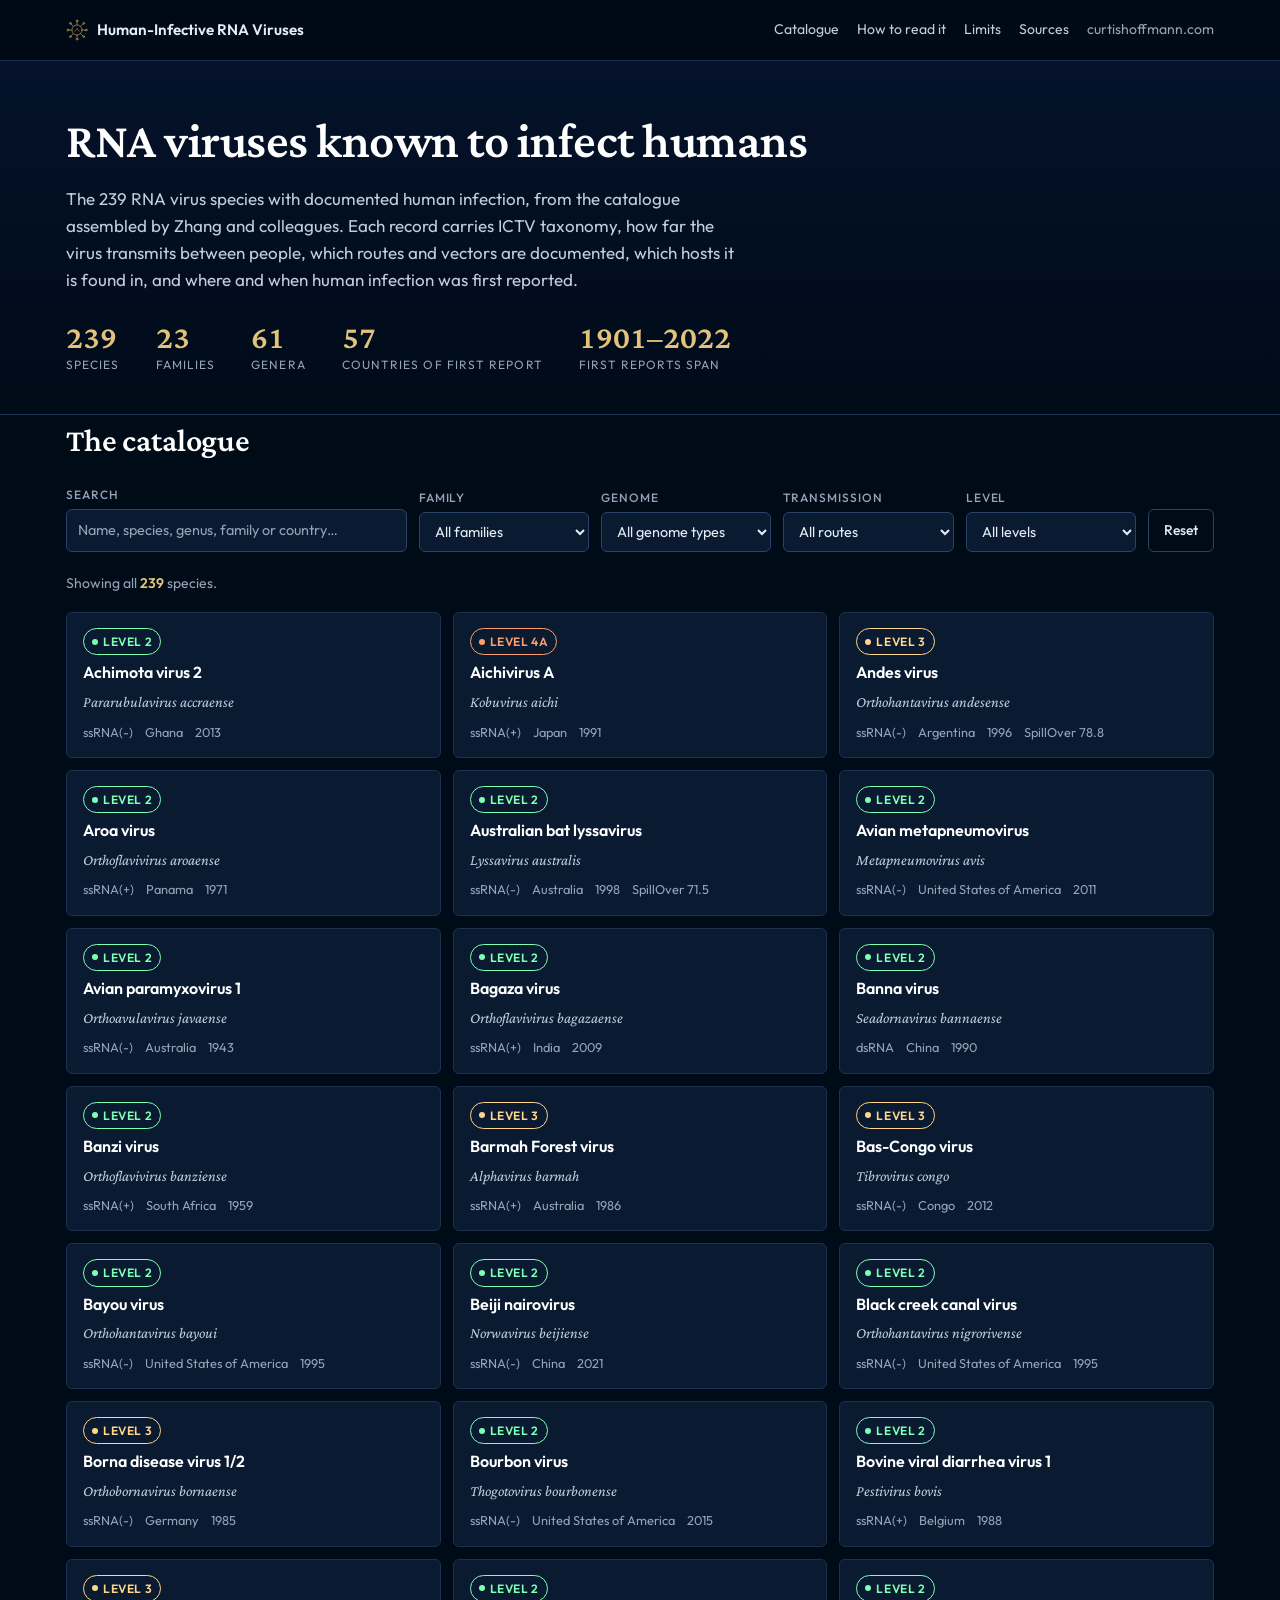
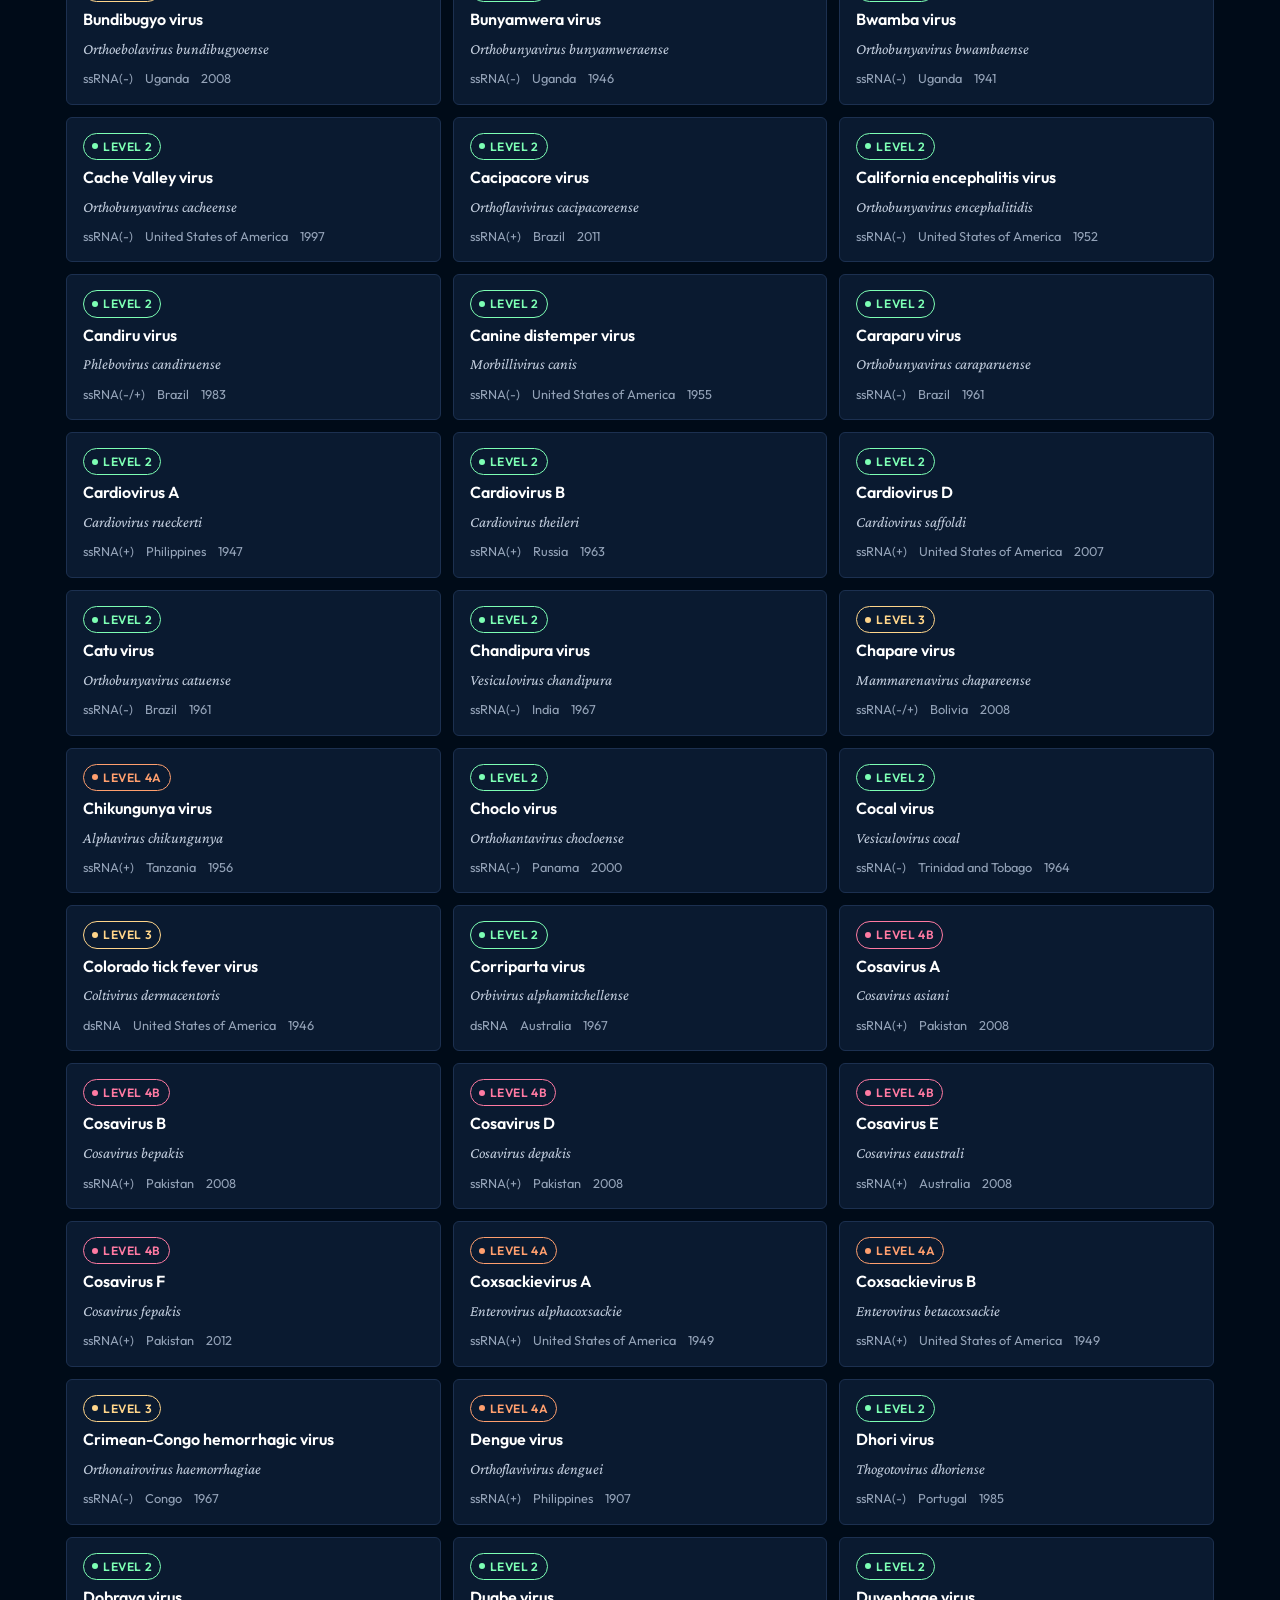
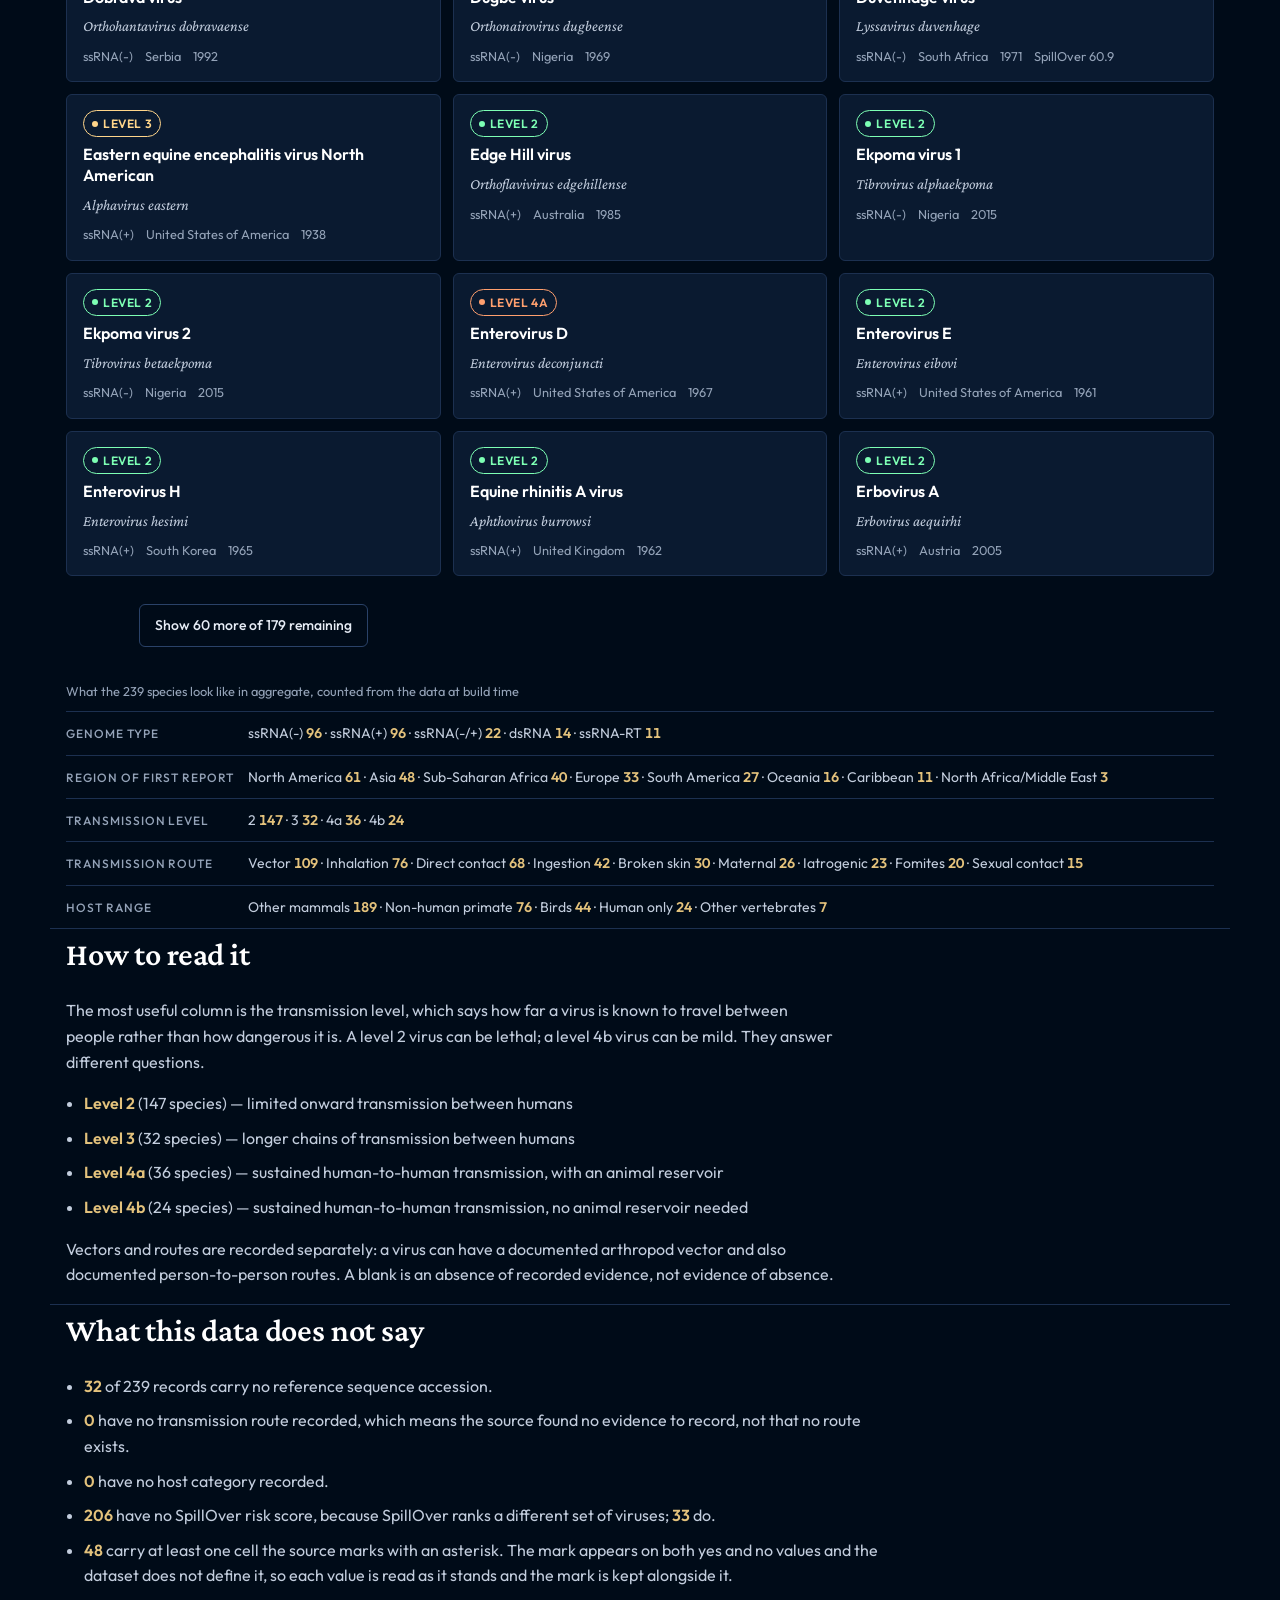
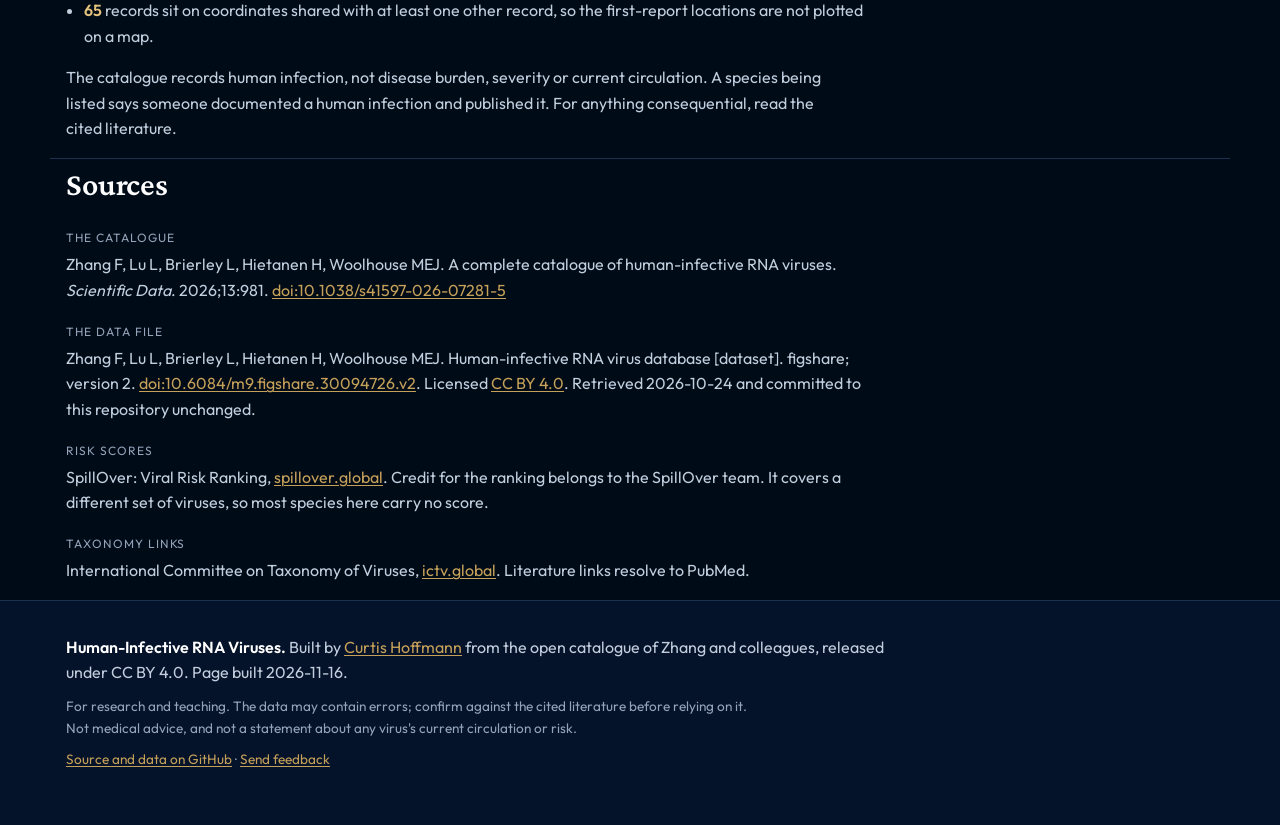
<file: index.html>
<!DOCTYPE html>
<html lang="en">
<head>
<meta charset="utf-8">
<meta name="viewport" content="width=device-width, initial-scale=1">
<title>Human-Infective RNA Viruses — all 239 species, searchable</title>
<meta name="description" content="A free, searchable atlas of the 239 RNA virus species known to infect humans: ICTV taxonomy, transmission level and route, host range, and where and when each was first reported, from 1901 to 2022.">
<link rel="canonical" href="https://curtishoffmann.com/human_infective_rna_viruses/">
<meta name="author" content="Curtis Hoffmann">
<meta name="robots" content="index, follow">
<meta name="theme-color" content="#000b18">
<meta property="og:type" content="website">
<meta property="og:url" content="https://curtishoffmann.com/human_infective_rna_viruses/">
<meta property="og:title" content="Human-Infective RNA Viruses — all 239 species, searchable">
<meta property="og:description" content="A free, searchable atlas of the 239 RNA virus species known to infect humans: ICTV taxonomy, transmission level and route, host range, and where and when each was first reported, from 1901 to 2022.">
<meta property="og:image" content="https://curtishoffmann.com/human_infective_rna_viruses/assets/og-image.png">
<meta property="og:image:width" content="1200">
<meta property="og:image:height" content="630">
<meta property="og:image:alt" content="Human-Infective RNA Viruses — a searchable atlas of 239 RNA virus species">
<meta property="og:site_name" content="Human-Infective RNA Viruses">
<meta name="twitter:card" content="summary_large_image">
<meta name="twitter:title" content="Human-Infective RNA Viruses — all 239 species, searchable">
<meta name="twitter:description" content="A free, searchable atlas of the 239 RNA virus species known to infect humans: ICTV taxonomy, transmission level and route, host range, and where and when each was first reported, from 1901 to 2022.">
<meta name="twitter:image" content="https://curtishoffmann.com/human_infective_rna_viruses/assets/og-image.png">
<link rel="icon" href="assets/favicon.svg" type="image/svg+xml">
<link rel="preconnect" href="https://fonts.googleapis.com">
<link rel="preconnect" href="https://fonts.gstatic.com" crossorigin>
<link href="https://fonts.googleapis.com/css2?family=Crimson+Pro:ital,wght@0,400;0,600;1,400&family=Outfit:wght@400;500;600&display=swap" rel="stylesheet">
<link rel="stylesheet" href="assets/styles.css?v=20261116">
<script type="application/ld+json">
{
  "@context": "https://schema.org",
  "@type": "Dataset",
  "name": "Human-Infective RNA Viruses",
  "description": "A searchable atlas of the 239 RNA virus species known to infect humans, with ICTV taxonomy, transmission level and route, host range, and first-report year and place, covering 1901 to 2022.",
  "url": "https://curtishoffmann.com/human_infective_rna_viruses/",
  "creator": {
    "@type": "Person",
    "name": "Curtis Hoffmann",
    "url": "https://curtishoffmann.com"
  },
  "isBasedOn": "https://doi.org/10.6084/m9.figshare.30094726.v2",
  "citation": "Zhang F, Lu L, Brierley L, Hietanen H, Woolhouse MEJ. A complete catalogue of human-infective RNA viruses. Scientific Data. 2026;13:981. doi:10.1038/s41597-026-07281-5",
  "license": "https://creativecommons.org/licenses/by/4.0/",
  "temporalCoverage": "1901/2022",
  "dateModified": "2026-11-16",
  "isAccessibleForFree": true,
  "variableMeasured": [
    {
      "@type": "PropertyValue",
      "name": "ICTV species"
    },
    {
      "@type": "PropertyValue",
      "name": "ICTV genus"
    },
    {
      "@type": "PropertyValue",
      "name": "ICTV family"
    },
    {
      "@type": "PropertyValue",
      "name": "Genome type"
    },
    {
      "@type": "PropertyValue",
      "name": "Envelope"
    },
    {
      "@type": "PropertyValue",
      "name": "Transmission level"
    },
    {
      "@type": "PropertyValue",
      "name": "Transmission route"
    },
    {
      "@type": "PropertyValue",
      "name": "Host range"
    },
    {
      "@type": "PropertyValue",
      "name": "Year of first report"
    },
    {
      "@type": "PropertyValue",
      "name": "Country of first report"
    }
  ]
}
</script>
</head>
<body>
<a class="skip-link" href="#main">Skip to main content</a>

<header class="site">
  <div class="wrap bar">
    <a class="brand" href="./">
      <svg class="glyph" viewBox="0 0 48 48" fill="none" stroke="currentColor" stroke-width="1.4"
           stroke-linecap="round" aria-hidden="true" focusable="false">
        <circle cx="24" cy="24" r="11"/>
        <path d="M24 13V5M24 43v-8M13 24H5M43 24h-8M16.2 16.2l-5.7-5.7M37.5 37.5l-5.7-5.7M31.8 16.2l5.7-5.7M10.5 37.5l5.7-5.7"/>
        <circle cx="24" cy="4" r="2"/><circle cx="24" cy="44" r="2"/>
        <circle cx="4" cy="24" r="2"/><circle cx="44" cy="24" r="2"/>
        <circle cx="9.4" cy="9.4" r="2"/><circle cx="38.6" cy="38.6" r="2"/>
        <circle cx="38.6" cy="9.4" r="2"/><circle cx="9.4" cy="38.6" r="2"/>
        <path d="M19.5 26.5c1.5-3 3.2-5.2 4.5-5.2s3 2.2 4.5 5.2"/>
      </svg>
      <span>Human-Infective RNA Viruses</span>
    </a>
    <nav aria-label="Primary">
      <a href="#catalogue">Catalogue</a>
      <a href="#reading">How to read it</a>
      <a href="#limits">Limits</a>
      <a href="#sources">Sources</a>
      <a href="https://curtishoffmann.com" class="offsite">curtishoffmann.com</a>
    </nav>
  </div>
</header>

<div class="hero">
  <div class="wrap">
    <h1>RNA viruses known to infect humans</h1>
    <p class="lede">The 239 RNA virus species with documented human infection, from the catalogue
      assembled by Zhang and colleagues. Each record carries ICTV taxonomy, how far the virus transmits
      between people, which routes and vectors are documented, which hosts it is found in, and where and
      when human infection was first reported.</p>
    <dl class="stats">
      <div><dt>species</dt><dd>239</dd></div>
      <div><dt>families</dt><dd>23</dd></div>
      <div><dt>genera</dt><dd>61</dd></div>
      <div><dt>countries of first report</dt><dd>57</dd></div>
      <div><dt>first reports span</dt><dd>1901–2022</dd></div>
    </dl>
  </div>
</div>

<main id="main">
  <section id="catalogue" class="wrap" aria-labelledby="catalogue-h">
    <h2 id="catalogue-h">The catalogue</h2>

    <form class="filters" id="filters" role="search" aria-labelledby="catalogue-h">
      <div class="f-q">
        <label for="f-q">Search</label>
        <input id="f-q" name="q" type="search" autocomplete="off" spellcheck="false"
               placeholder="Name, species, genus, family or country…">
      </div>
      <div>
        <label for="f-family">Family</label>
        <select id="f-family" name="family"><option value="ALL">All families</option></select>
      </div>
      <div>
        <label for="f-genome">Genome</label>
        <select id="f-genome" name="genome"><option value="ALL">All genome types</option></select>
      </div>
      <div>
        <label for="f-route">Transmission</label>
        <select id="f-route" name="route"><option value="ALL">All routes</option></select>
      </div>
      <div>
        <label for="f-level">Level</label>
        <select id="f-level" name="level"><option value="ALL">All levels</option></select>
      </div>
      <div class="f-reset">
        <button type="button" id="f-reset" class="btn ghost">Reset</button>
      </div>
    </form>

    <p class="count" id="count" role="status" aria-live="polite">Loading the catalogue…</p>
    <div id="cards" class="cards"></div>
    <p id="empty" class="empty" hidden>
      No species match these filters. <button type="button" class="linklike" id="empty-reset">Clear them</button>
      and start again.
    </p>
    <p id="failed" class="empty" hidden>
      The catalogue file could not be loaded. Reload the page to try again, or read the dataset directly at
      <a href="https://doi.org/10.6084/m9.figshare.30094726.v2" rel="noopener">doi.org/10.6084/m9.figshare.30094726.v2</a>.
    </p>

    <noscript>
      <div class="notice">
        <p><strong>This catalogue is searchable with JavaScript.</strong> Without it the shape of the data is
          still below, and the dataset itself is open: every record comes from
          <a href="https://doi.org/10.6084/m9.figshare.30094726.v2" rel="noopener">doi.org/10.6084/m9.figshare.30094726.v2</a>, released under
          CC BY 4.0.</p>
      </div>
    </noscript>

    <table class="facts">
      <caption>What the 239 species look like in aggregate, counted from the data at build time</caption>
      <tbody>
          <tr><th scope="row">Genome type</th><td>ssRNA(-) <b>96</b> · ssRNA(+) <b>96</b> · ssRNA(-/+) <b>22</b> · dsRNA <b>14</b> · ssRNA-RT <b>11</b></td></tr>
          <tr><th scope="row">Region of first report</th><td>North America <b>61</b> · Asia <b>48</b> · Sub-Saharan Africa <b>40</b> · Europe <b>33</b> · South America <b>27</b> · Oceania <b>16</b> · Caribbean <b>11</b> · North Africa/Middle East <b>3</b></td></tr>
          <tr><th scope="row">Transmission level</th><td>2 <b>147</b> · 3 <b>32</b> · 4a <b>36</b> · 4b <b>24</b></td></tr>
          <tr><th scope="row">Transmission route</th><td>Vector <b>109</b> · Inhalation <b>76</b> · Direct contact <b>68</b> · Ingestion <b>42</b> · Broken skin <b>30</b> · Maternal <b>26</b> · Iatrogenic <b>23</b> · Fomites <b>20</b> · Sexual contact <b>15</b></td></tr>
          <tr><th scope="row">Host range</th><td>Other mammals <b>189</b> · Non-human primate <b>76</b> · Birds <b>44</b> · Human only <b>24</b> · Other vertebrates <b>7</b></td></tr>
      </tbody>
    </table>
  </section>

  <section id="reading" class="wrap" aria-labelledby="reading-h">
    <h2 id="reading-h">How to read it</h2>
    <p>The most useful column is the transmission level, which says how far a virus is known to travel
      between people rather than how dangerous it is. A level 2 virus can be lethal; a level 4b virus can be
      mild. They answer different questions.</p>
    <ul class="levels">
            <li><b>Level 2</b> (147 species) — limited onward transmission between humans</li>
            <li><b>Level 3</b> (32 species) — longer chains of transmission between humans</li>
            <li><b>Level 4a</b> (36 species) — sustained human-to-human transmission, with an animal reservoir</li>
            <li><b>Level 4b</b> (24 species) — sustained human-to-human transmission, no animal reservoir needed</li>
    </ul>
    <p>Vectors and routes are recorded separately: a virus can have a documented arthropod vector and also
      documented person-to-person routes. A blank is an absence of recorded evidence, not evidence of
      absence.</p>
  </section>

  <section id="limits" class="wrap" aria-labelledby="limits-h">
    <h2 id="limits-h">What this data does not say</h2>
    <ul class="limits">
            <li><b>32</b> of 239 records carry no reference sequence accession.</li>
            <li><b>0</b> have no transmission route recorded, which means the source found no evidence to record, not that no route exists.</li>
            <li><b>0</b> have no host category recorded.</li>
            <li><b>206</b> have no SpillOver risk score, because SpillOver ranks a different set of viruses; <b>33</b> do.</li>
            <li><b>48</b> carry at least one cell the source marks with an asterisk. The mark appears on both yes and no values and the dataset does not define it, so each value is read as it stands and the mark is kept alongside it.</li>
            <li><b>65</b> records sit on coordinates shared with at least one other record, so the first-report locations are not plotted on a map.</li>
    </ul>
    <p>The catalogue records human infection, not disease burden, severity or current circulation. A species
      being listed says someone documented a human infection and published it. For anything consequential,
      read the cited literature.</p>
  </section>

  <section id="sources" class="wrap" aria-labelledby="sources-h">
    <h2 id="sources-h">Sources</h2>
    <dl class="sources">
      <dt>The catalogue</dt>
      <dd>Zhang F, Lu L, Brierley L, Hietanen H, Woolhouse MEJ. A complete catalogue of human-infective RNA
        viruses. <i>Scientific Data</i>. 2026;13:981.
        <a href="https://doi.org/10.1038/s41597-026-07281-5" rel="noopener">doi:10.1038/s41597-026-07281-5</a></dd>
      <dt>The data file</dt>
      <dd>Zhang F, Lu L, Brierley L, Hietanen H, Woolhouse MEJ. Human-infective RNA virus database [dataset].
        figshare; version 2.
        <a href="https://doi.org/10.6084/m9.figshare.30094726.v2" rel="noopener">doi:10.6084/m9.figshare.30094726.v2</a>.
        Licensed <a href="https://creativecommons.org/licenses/by/4.0/" rel="noopener">CC BY 4.0</a>.
        Retrieved 2026-10-24 and committed to this repository unchanged.</dd>
      <dt>Risk scores</dt>
      <dd>SpillOver: Viral Risk Ranking, <a href="https://spillover.global/ranking-comparison/" rel="noopener">spillover.global</a>.
        Credit for the ranking belongs to the SpillOver team. It covers a different set of viruses, so most
        species here carry no score.</dd>
      <dt>Taxonomy links</dt>
      <dd>International Committee on Taxonomy of Viruses, <a href="https://ictv.global" rel="noopener">ictv.global</a>.
        Literature links resolve to PubMed.</dd>
    </dl>
  </section>
</main>

<div class="dialog-backdrop" id="detail" hidden>
  <div class="dialog" role="dialog" aria-modal="true" aria-labelledby="d-name" id="detail-panel">
    <button type="button" class="dialog-close" id="d-close" aria-label="Close">
      <svg viewBox="0 0 24 24" aria-hidden="true" focusable="false"><path d="M6 6l12 12M18 6L6 18"
        fill="none" stroke="currentColor" stroke-width="2" stroke-linecap="round"/></svg>
    </button>
    <div class="dialog-body" id="d-body"></div>
  </div>
</div>

<footer class="site">
  <div class="wrap">
    <p><b>Human-Infective RNA Viruses.</b> Built by <a href="https://curtishoffmann.com">Curtis Hoffmann</a>
      from the open catalogue of Zhang and colleagues, released under CC BY 4.0.
      Page built 2026-11-16.</p>
    <p class="fine">For research and teaching. The data may contain errors; confirm against the cited
      literature before relying on it. Not medical advice, and not a statement about any virus's current
      circulation or risk.</p>
    <p class="fine"><a href="https://github.com/phagehunter/human_infective_rna_viruses">Source and data on
      GitHub</a> · <a href="https://forms.gle/55NJokVPWdxjS7cS6">Send feedback</a></p>
  </div>
</footer>

<script src="assets/app.js?v=20261116" defer></script>
</body>
</html>
</file>
<file: assets/styles.css>
/* Human-Infective RNA Viruses — stylesheet.
   Chrome (nav, type, cards, controls) shares tokens with curtishoffmann.com.
   The data colors carry meaning: one hue per transmission level, kept stable
   across the cards and the detail panel. Dark only by design. */

:root {
  --bg: #000b18;
  --bg-2: #04122a;
  --surface: #0a1a30;
  --surface-2: #112542;
  --line: #1c3050;
  --line-2: #2a4268;
  --ink: #e7edf6;
  --ink-dim: #c2cddd;
  --muted: #94a3b8;
  --gold: #c5a059;
  --gold-bright: #e3c27c;
  --focus: #7cc4ff;

  --l2: #7dffb4;
  --l3: #ffd58a;
  --l4a: #ff9f6e;
  --l4b: #ff7aa2;

  --serif: 'Crimson Pro', Georgia, 'Times New Roman', serif;
  --sans: 'Outfit', system-ui, -apple-system, 'Segoe UI', sans-serif;
  --mono: ui-monospace, 'SF Mono', Menlo, Consolas, monospace;

  --nav-h: 60px;
  --gutter: 16px;
  --radius: 6px;
  --wrap: 1180px;
}

*, *::before, *::after { box-sizing: border-box; }
html { scroll-behavior: smooth; scroll-padding-top: calc(var(--nav-h) + 12px); -webkit-text-size-adjust: 100%; }
@media (prefers-reduced-motion: reduce) {
  html { scroll-behavior: auto; }
  *, *::before, *::after { transition: none !important; animation: none !important; }
}

body {
  margin: 0; background: var(--bg); color: var(--ink);
  font-family: var(--sans); font-size: 16px; line-height: 1.6;
  -webkit-font-smoothing: antialiased; overflow-x: hidden;
}
a { color: var(--gold); text-decoration-thickness: 1px; text-underline-offset: 2px; }
a:hover { color: var(--gold-bright); }
:focus-visible { outline: 2px solid var(--focus); outline-offset: 2px; border-radius: 3px; }
::selection { background: var(--gold); color: var(--bg); }
button, input, select { font: inherit; color: inherit; }
b, strong { font-weight: 600; color: #fff; }

.wrap { max-width: var(--wrap); margin: 0 auto; padding: 0 var(--gutter); }

.skip-link {
  position: absolute; left: -9999px; top: 0; z-index: 100;
  background: var(--gold); color: var(--bg); padding: 10px 16px; font-weight: 600;
}
.skip-link:focus { left: 8px; top: 8px; }

/* ---- header ---- */

header.site {
  position: sticky; top: 0; z-index: 20;
  background: rgba(0, 11, 24, 0.92); backdrop-filter: blur(8px);
  border-bottom: 1px solid var(--line);
}
header.site .bar {
  min-height: var(--nav-h); display: flex; align-items: center;
  justify-content: space-between; gap: 16px;
}
.brand {
  display: inline-flex; align-items: center; gap: 9px;
  color: var(--ink); text-decoration: none; font-weight: 600; font-size: 0.95rem;
}
.brand:hover { color: #fff; }
.brand .glyph { width: 22px; height: 22px; color: var(--gold); flex: none; }
header.site nav { display: flex; gap: 18px; align-items: center; overflow-x: auto; }
header.site nav a {
  color: var(--ink-dim); text-decoration: none; font-size: 0.875rem; white-space: nowrap;
  padding: 4px 0; border-bottom: 2px solid transparent;
}
header.site nav a:hover { color: #fff; border-bottom-color: var(--gold); }
header.site nav a.offsite { color: var(--muted); }

/* ---- hero ---- */

.hero {
  background: linear-gradient(180deg, var(--bg-2) 0%, var(--bg) 100%);
  border-bottom: 1px solid var(--line); padding: 52px 0 40px;
}
h1 {
  font-family: var(--serif); font-weight: 600; font-size: clamp(1.9rem, 4.6vw, 3.1rem);
  line-height: 1.12; margin: 0 0 16px; letter-spacing: -0.01em; color: #fff;
}
.lede { max-width: 62ch; color: var(--ink-dim); font-size: 1.0625rem; margin: 0 0 28px; }

.stats { display: flex; flex-wrap: wrap; gap: 10px 36px; margin: 0; }
.stats > div { margin: 0; }
.stats dt {
  order: 2; font-size: 0.75rem; letter-spacing: 0.09em; text-transform: uppercase;
  color: var(--muted); margin-top: 2px;
}
.stats dd {
  order: 1; margin: 0; font-family: var(--serif); font-size: 2rem; font-weight: 600;
  color: var(--gold-bright); line-height: 1; font-variant-numeric: tabular-nums;
}
.stats > div { display: flex; flex-direction: column; }

/* ---- sections ---- */

main section { padding: 48px 0; border-bottom: 1px solid var(--line); }
main section:last-of-type { border-bottom: 0; }
h2 {
  font-family: var(--serif); font-weight: 600; font-size: clamp(1.45rem, 2.6vw, 2rem);
  margin: 0 0 18px; color: #fff; letter-spacing: -0.005em;
}
h3 { font-size: 0.95rem; font-weight: 600; margin: 0 0 8px; color: #fff; }
main p { max-width: 70ch; color: var(--ink-dim); }

/* ---- filters ---- */

.filters {
  display: grid; gap: 12px; margin: 0 0 20px;
  grid-template-columns: minmax(220px, 2fr) repeat(4, minmax(120px, 1fr)) auto;
  align-items: end;
}
.filters > div { display: flex; flex-direction: column; gap: 5px; min-width: 0; }
.filters label {
  font-size: 0.75rem; letter-spacing: 0.08em; text-transform: uppercase;
  color: var(--muted); font-weight: 500;
}
.filters input, .filters select {
  background: var(--surface); border: 1px solid var(--line-2); border-radius: var(--radius);
  padding: 9px 11px; color: var(--ink); font-size: 0.9rem; width: 100%;
}
.filters input::placeholder { color: var(--muted); }
.filters select { cursor: pointer; }
.filters input:focus-visible, .filters select:focus-visible { border-color: var(--focus); }

.btn {
  background: var(--surface-2); border: 1px solid var(--line-2); color: var(--ink);
  border-radius: var(--radius); padding: 9px 15px; font-size: 0.875rem; font-weight: 500;
  cursor: pointer; white-space: nowrap;
}
.btn:hover { background: var(--line); color: #fff; }
.btn.ghost { background: transparent; }
.linklike {
  background: none; border: 0; padding: 0; color: var(--gold); cursor: pointer;
  text-decoration: underline; text-underline-offset: 2px; font-size: inherit;
}

.count { color: var(--muted); font-size: 0.875rem; margin: 0 0 18px; }
.count b { color: var(--gold-bright); }

/* ---- cards ---- */

.cards { display: grid; gap: 12px; grid-template-columns: repeat(auto-fill, minmax(290px, 1fr)); }
.card {
  background: var(--surface); border: 1px solid var(--line); border-radius: var(--radius);
  padding: 15px 16px; text-align: left; cursor: pointer; width: 100%;
  display: flex; flex-direction: column; gap: 7px; transition: border-color .15s, background .15s;
}
.card:hover { border-color: var(--line-2); background: var(--surface-2); }
.card .cname { font-weight: 600; color: #fff; font-size: 1rem; line-height: 1.3; }
.card .csp { font-family: var(--serif); font-style: italic; color: var(--ink-dim); font-size: 0.95rem; }
.card .cmeta { display: flex; flex-wrap: wrap; gap: 6px 12px; font-size: 0.8rem; color: var(--muted); }
.card .cmeta span { white-space: nowrap; }

.tag {
  display: inline-flex; align-items: center; gap: 5px; align-self: flex-start;
  font-size: 0.75rem; font-weight: 600; letter-spacing: 0.05em; text-transform: uppercase;
  padding: 3px 8px; border-radius: 999px; border: 1px solid currentColor;
}
.tag.l2 { color: var(--l2); }
.tag.l3 { color: var(--l3); }
.tag.l4a { color: var(--l4a); }
.tag.l4b { color: var(--l4b); }
.tag .dot { width: 6px; height: 6px; border-radius: 50%; background: currentColor; }

.empty { color: var(--ink-dim); background: var(--surface); border: 1px solid var(--line);
  border-radius: var(--radius); padding: 18px; max-width: none; }

.notice {
  background: var(--surface); border: 1px solid var(--line); border-left: 3px solid var(--gold);
  border-radius: var(--radius); padding: 14px 16px; margin: 18px 0;
}
.notice p { margin: 0; }

/* ---- aggregate table, lists ---- */

table.facts { width: 100%; border-collapse: collapse; margin-top: 34px; font-size: 0.875rem; }
table.facts caption {
  text-align: left; color: var(--muted); font-size: 0.8rem; padding-bottom: 10px;
}
table.facts th, table.facts td {
  text-align: left; vertical-align: top; padding: 10px 14px 10px 0;
  border-top: 1px solid var(--line);
}
table.facts th {
  color: var(--muted); font-weight: 500; white-space: nowrap; width: 1%;
  font-size: 0.75rem; letter-spacing: 0.08em; text-transform: uppercase; padding-top: 12px;
}
table.facts td { color: var(--ink-dim); }
table.facts b { color: var(--gold-bright); font-variant-numeric: tabular-nums; }

ul.levels, ul.limits, dl.sources { max-width: 74ch; }
ul.levels, ul.limits { padding-left: 1.1em; }
ul.levels li, ul.limits li { color: var(--ink-dim); margin-bottom: 9px; }
ul.levels b, ul.limits b { color: var(--gold-bright); }
dl.sources dt {
  font-size: 0.75rem; letter-spacing: 0.08em; text-transform: uppercase;
  color: var(--muted); margin-top: 18px;
}
dl.sources dd { margin: 5px 0 0; color: var(--ink-dim); }

/* ---- detail dialog ---- */

.dialog-backdrop {
  position: fixed; inset: 0; z-index: 40; background: rgba(0, 5, 12, 0.76);
  display: flex; align-items: flex-start; justify-content: center;
  padding: 5vh var(--gutter); overflow-y: auto;
}
.dialog-backdrop[hidden] { display: none; }
.dialog {
  position: relative; background: var(--bg-2); border: 1px solid var(--line-2);
  border-radius: 8px; width: min(680px, 100%); padding: 26px 26px 24px;
}
.dialog-close {
  position: absolute; top: 12px; right: 12px; width: 34px; height: 34px;
  display: grid; place-items: center; background: transparent; border: 1px solid var(--line-2);
  border-radius: var(--radius); color: var(--ink-dim); cursor: pointer;
}
.dialog-close:hover { color: #fff; border-color: var(--line); background: var(--surface); }
.dialog-close svg { width: 17px; height: 17px; }
.dialog h2 { font-size: 1.5rem; margin: 0 0 2px; padding-right: 40px; }
.dialog .d-species {
  font-family: var(--serif); font-style: italic; color: var(--ink-dim);
  font-size: 1.05rem; margin: 0 0 14px;
}
.dialog .d-grid {
  display: grid; grid-template-columns: repeat(auto-fit, minmax(150px, 1fr));
  gap: 14px 20px; margin: 16px 0; padding: 16px 0; border-top: 1px solid var(--line);
  border-bottom: 1px solid var(--line);
}
.dialog .d-grid dt {
  font-size: 0.75rem; letter-spacing: 0.08em; text-transform: uppercase; color: var(--muted);
}
.dialog .d-grid dd { margin: 3px 0 0; color: var(--ink); font-size: 0.925rem; }
.dialog h3 { margin-top: 18px; }
.dialog .pills { display: flex; flex-wrap: wrap; gap: 6px; }
.pill {
  font-size: 0.8rem; padding: 4px 10px; border-radius: 999px;
  background: var(--surface); border: 1px solid var(--line-2); color: var(--ink-dim);
}
.pill.on { background: rgba(197, 160, 89, 0.14); border-color: var(--gold); color: var(--gold-bright); }
.pill .mark { color: var(--muted); font-size: 0.75rem; }
.dialog .d-note { font-size: 0.85rem; color: var(--muted); margin: 14px 0 0; }
.dialog .d-links { display: flex; flex-wrap: wrap; gap: 8px; margin-top: 18px; }

/* ---- footer ---- */

footer.site {
  border-top: 1px solid var(--line); background: var(--bg-2);
  padding: 34px 0 44px; margin-top: 8px;
}
footer.site p { color: var(--ink-dim); margin: 0 0 10px; max-width: 76ch; }
footer.site .fine { color: var(--muted); font-size: 0.85rem; }

/* ---- narrow screens ---- */

@media (max-width: 860px) {
  .filters { grid-template-columns: 1fr 1fr; }
  .filters .f-q { grid-column: 1 / -1; }
  .filters .f-reset { grid-column: 1 / -1; }
  .filters .f-reset .btn { width: 100%; }
}

@media (max-width: 560px) {
  .hero { padding: 34px 0 28px; }
  .stats { gap: 14px 24px; }
  .stats dd { font-size: 1.6rem; }
  main section { padding: 34px 0; }
  .cards { grid-template-columns: 1fr; }
  .dialog { padding: 22px 18px 20px; }
  .dialog-backdrop { padding: 2vh var(--gutter); }
  table.facts th { width: auto; display: block; border-top: 1px solid var(--line); padding-bottom: 2px; }
  table.facts td { display: block; border-top: 0; padding-top: 0; padding-bottom: 12px; }

  /* The site name is too long to sit beside the nav on a phone, so the bar
     becomes two rows and the nav scrolls sideways under it. */
  header.site { position: static; }
  header.site .bar {
    flex-direction: column; align-items: flex-start; gap: 7px;
    padding-top: 11px; padding-bottom: 9px; min-height: 0;
  }
  .brand span { white-space: nowrap; font-size: 0.9rem; }
  header.site nav { gap: 16px; width: 100%; padding-bottom: 2px; }
}
</file>
